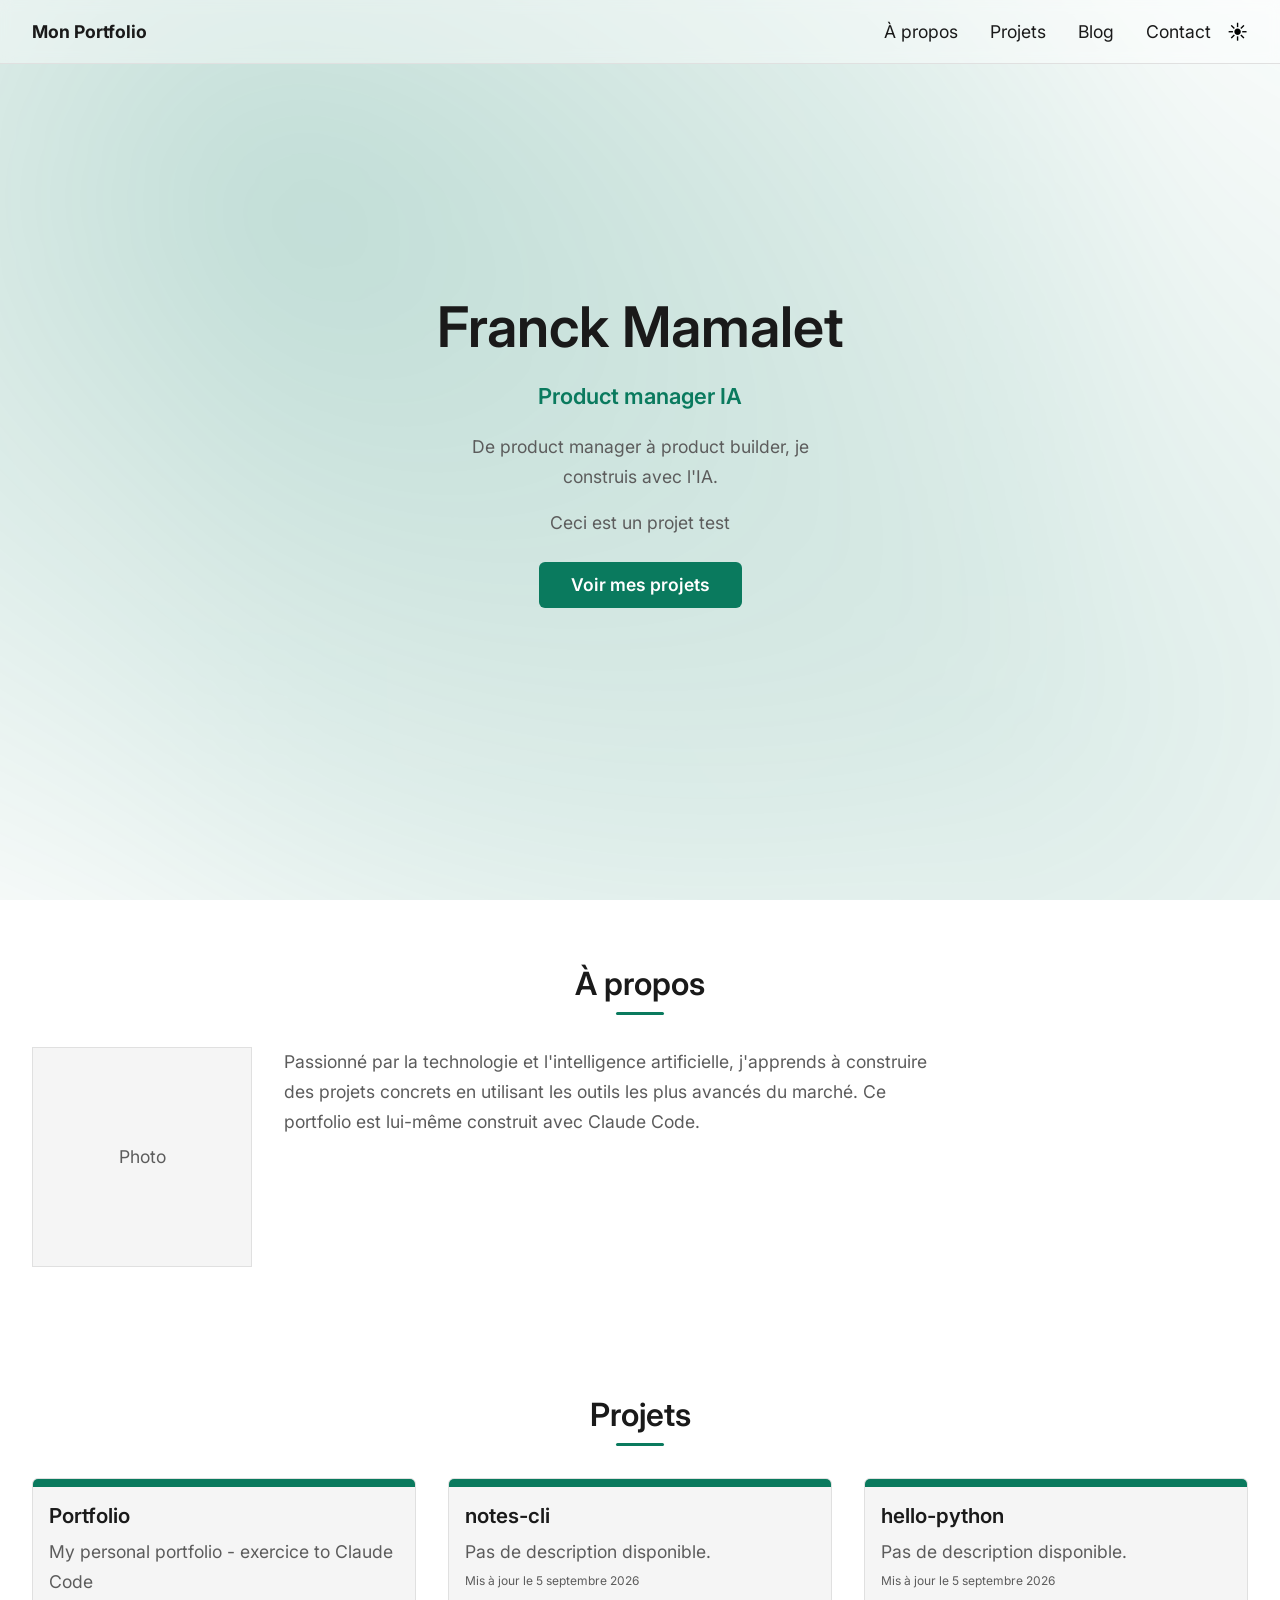
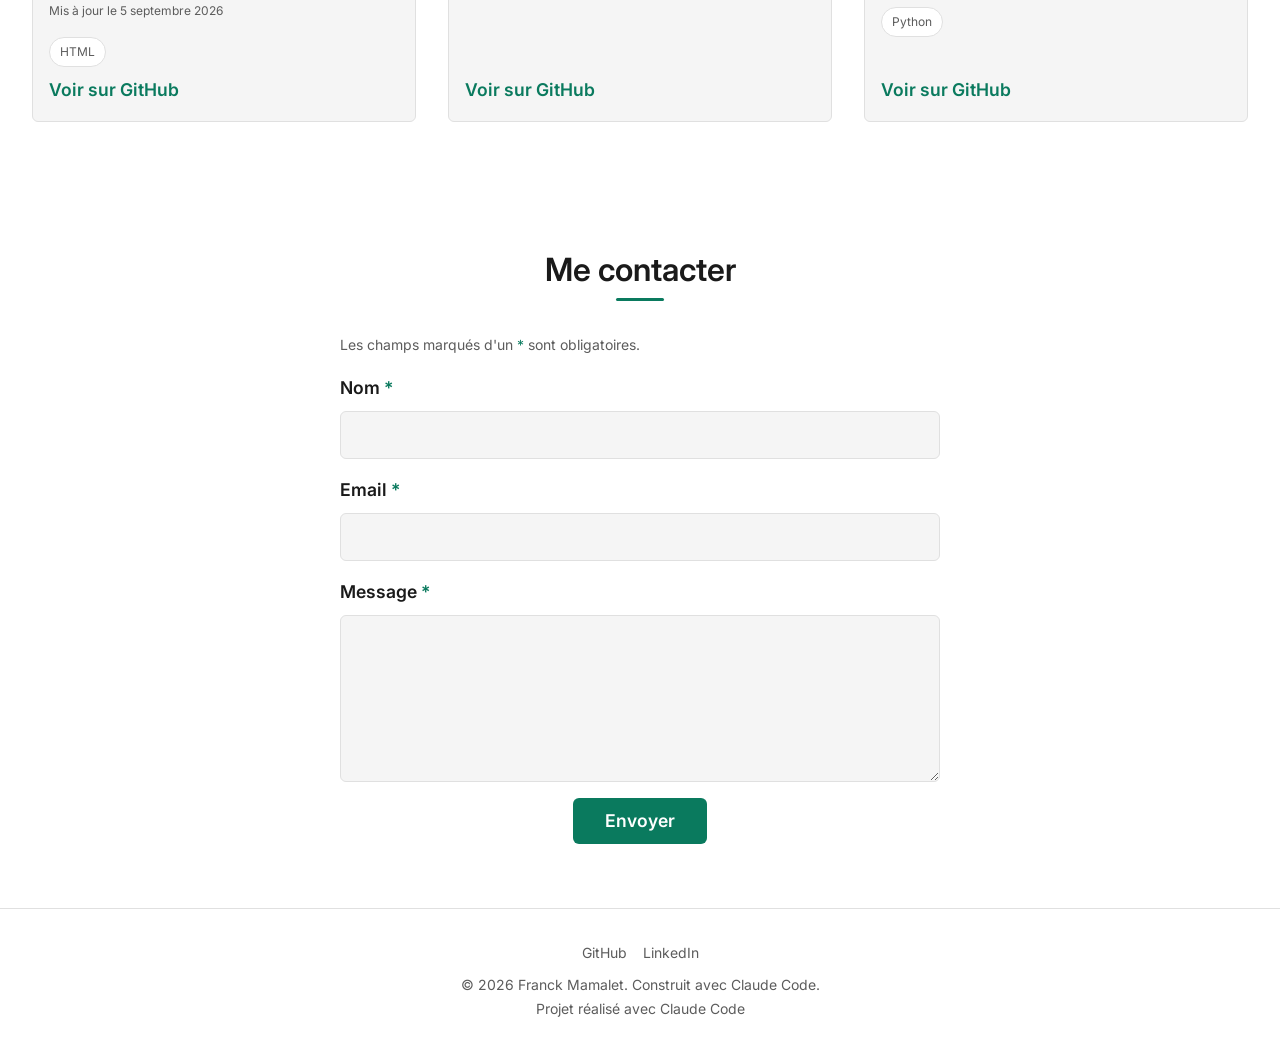
<file: index.html>
<!DOCTYPE html>
<html lang="fr">
<head>
  <meta charset="UTF-8">
  <meta name="viewport" content="width=device-width, initial-scale=1.0">
  <title>Mon Portfolio</title>
  <meta name="description" content="Portfolio professionnel — projets, compétences et contact.">
  <meta property="og:type" content="website">
  <meta property="og:title" content="Mon Portfolio">
  <meta property="og:description" content="Portfolio professionnel — projets, compétences et contact.">
  <meta name="twitter:card" content="summary">

  <!-- sync:start favicon -->
  <link rel="icon" href="data:image/svg+xml,<svg xmlns=%22http://www.w3.org/2000/svg%22 viewBox=%220 0 100 100%22><rect width=%22100%22 height=%22100%22 rx=%2220%22 fill=%22%230a0a0a%22/><text x=%2250%22 y=%2268%22 font-size=%2260%22 font-family=%22sans-serif%22 font-weight=%22700%22 fill=%22%2364ffda%22 text-anchor=%22middle%22>M</text></svg>">
  <!-- sync:end favicon -->

  <link rel="preconnect" href="https://fonts.googleapis.com">
  <link rel="preconnect" href="https://fonts.gstatic.com" crossorigin>
  <link rel="preload" as="style" href="https://fonts.googleapis.com/css2?family=Inter:wght@400;500;600;700&display=swap">
  <link href="https://fonts.googleapis.com/css2?family=Inter:wght@400;500;600;700&display=swap" rel="stylesheet" media="print" onload="this.media='all'">
  <noscript><link href="https://fonts.googleapis.com/css2?family=Inter:wght@400;500;600;700&display=swap" rel="stylesheet"></noscript>

  <!-- sync:start critical-css -->
  <style>
    /* Critical CSS: header/nav rendered avant le chargement de css/style.css */
    :root{--color-bg:#0a0a0a;--color-bg-rgb:10,10,10;--color-bg-alt:#141414;--color-text:#e0e0e0;--color-text-muted:#9a9a9a;--color-primary:#64ffda;--color-primary-rgb:100,255,218;--color-primary-hover:#8effe6;--color-primary-contrast:#0a0a0a;--color-border:#2a2a2a;--font-family-base:'Inter',system-ui,sans-serif;--font-size-base:1.1rem;--line-height-base:1.7;--spacing-sm:0.5rem;--spacing-md:1rem;--spacing-lg:2rem;--spacing-xl:4rem;--header-height:4rem}
    :root[data-theme="light"]{--color-bg:#ffffff;--color-bg-rgb:255,255,255;--color-bg-alt:#f5f5f5;--color-text:#1a1a1a;--color-text-muted:#5c5c5c;--color-primary:#0a7a5e;--color-primary-rgb:10,122,94;--color-primary-hover:#07614a;--color-primary-contrast:#ffffff;--color-border:#e0e0e0}
    *,*::before,*::after{box-sizing:border-box;margin:0;padding:0}
    html{-webkit-text-size-adjust:100%;scroll-behavior:smooth}
    a{color:inherit;text-decoration:none}
    button{font:inherit;border:none;background:none;cursor:pointer}
    body{font-family:var(--font-family-base);font-size:var(--font-size-base);line-height:var(--line-height-base);background-color:var(--color-bg);color:var(--color-text)}
    .skip-link{position:absolute;top:-100%;left:1rem;z-index:300;padding:.5rem 1rem;background-color:var(--color-primary);color:var(--color-primary-contrast);border-radius:.375rem;font-weight:600}
    .skip-link:focus{top:1rem}
    .site-header{position:fixed;top:0;left:0;right:0;z-index:100;height:var(--header-height);border-bottom:1px solid var(--color-border);transition:box-shadow .3s ease}
    .site-header::before{content:"";position:absolute;inset:0;z-index:-1;background-color:rgba(var(--color-bg-rgb),.4);backdrop-filter:blur(6px);-webkit-backdrop-filter:blur(6px)}
    .nav{height:100%;display:flex;align-items:center;justify-content:space-between;padding:0 var(--spacing-lg)}
    .nav__logo{font-weight:700;z-index:200}
    .nav__right{display:flex;align-items:center;gap:var(--spacing-md)}
    .theme-toggle{font-size:1.25rem;line-height:1;z-index:200}
  </style>
  <!-- sync:end critical-css -->

  <!-- sync:start stylesheet-link -->
  <link rel="stylesheet" href="css/style.css">
  <!-- sync:end stylesheet-link -->
</head>
<body>
  <!-- sync:start skip-link -->
  <a href="#main" class="skip-link">Aller au contenu principal</a>
  <!-- sync:end skip-link -->
  <!-- sync:start header -->
  <header class="site-header">
    <nav class="nav" aria-label="Navigation principale">
      <a href="index.html#hero" class="nav__logo">Mon Portfolio</a>
      <div class="nav__right">
        <ul class="nav__links" id="nav-links" role="list">
          <li><a href="index.html#about">À propos</a></li>
          <li><a href="index.html#projects">Projets</a></li>
          <li><a href="blog.html">Blog</a></li>
          <li><a href="index.html#contact">Contact</a></li>
        </ul>
        <button type="button" class="theme-toggle" id="theme-toggle" aria-label="Activer le mode clair">🌙</button>
        <button type="button" class="nav__toggle" aria-label="Ouvrir le menu" aria-expanded="false" aria-controls="nav-links">
          <span class="nav__toggle-bar" aria-hidden="true"></span>
          <span class="nav__toggle-bar" aria-hidden="true"></span>
          <span class="nav__toggle-bar" aria-hidden="true"></span>
        </button>
      </div>
    </nav>
  </header>
  <!-- sync:end header -->

  <main id="main">
    <section id="hero" class="hero reveal">
      <h1 class="hero__title">Franck Mamalet</h1>
      <p class="hero__role">Product manager IA</p>
      <p class="hero__tagline">De product manager à product builder, je construis avec l'IA.</p>
      <p class="hero__note">Ceci est un projet test</p>
      <a href="#projects" class="btn btn--primary hero__cta">Voir mes projets</a>
    </section>

    <section id="about" class="about reveal">
      <h2 class="section-title">À propos</h2>
      <div class="about__content">
        <!-- Replace with <img src="..." alt="Franck Mamalet" loading="lazy"> once a real photo is available -->
        <div class="about__photo">Photo</div>
        <p class="about__text">Passionné par la technologie et l'intelligence artificielle, j'apprends à construire des projets concrets en utilisant les outils les plus avancés du marché. Ce portfolio est lui-même construit avec Claude Code.</p>
      </div>
    </section>

    <section id="projects" class="projects reveal">
      <h2 class="section-title">Projets</h2>
      <div class="projects__grid" aria-live="polite">
        <p class="projects__status">Chargement des projets…</p>
      </div>
    </section>

    <section id="contact" class="contact reveal">
      <h2 class="section-title">Me contacter</h2>
      <form class="contact-form" novalidate>
        <p class="contact-form__hint">Les champs marqués d'un <span class="contact-form__required" aria-hidden="true">*</span> sont obligatoires.</p>

        <div class="contact-form__field">
          <label for="contact-name" class="contact-form__label">Nom <span class="contact-form__required" aria-hidden="true">*</span></label>
          <input type="text" id="contact-name" name="name" class="contact-form__input" required aria-required="true">
        </div>

        <div class="contact-form__field">
          <label for="contact-email" class="contact-form__label">Email <span class="contact-form__required" aria-hidden="true">*</span></label>
          <input type="email" id="contact-email" name="email" class="contact-form__input" required aria-required="true">
        </div>

        <div class="contact-form__field">
          <label for="contact-message" class="contact-form__label">Message <span class="contact-form__required" aria-hidden="true">*</span></label>
          <textarea id="contact-message" name="message" class="contact-form__input contact-form__input--textarea" rows="5" required aria-required="true"></textarea>
        </div>

        <button type="submit" class="btn btn--primary contact-form__submit">Envoyer</button>
        <p class="contact-form__status" role="status" aria-live="polite"></p>
      </form>
    </section>
  </main>

  <!-- sync:start footer -->
  <footer class="site-footer">
    <ul class="site-footer__links" role="list">
      <li><a href="https://github.com/FranckyMa" target="_blank" rel="noopener">GitHub<span class="sr-only"> (nouvel onglet)</span></a></li>
      <li><a href="https://www.linkedin.com/in/franck-mamalet/" target="_blank" rel="noopener">LinkedIn<span class="sr-only"> (nouvel onglet)</span></a></li>
    </ul>
    <p class="site-footer__text">&copy; 2026 Franck Mamalet. Construit avec Claude Code.</p>
    <p class="site-footer__text">Projet réalisé avec Claude Code</p>
  </footer>
  <!-- sync:end footer -->

  <!-- sync:start script-tag -->
  <script src="js/main.js"></script>
  <!-- sync:end script-tag -->
</body>
</html>
</file>
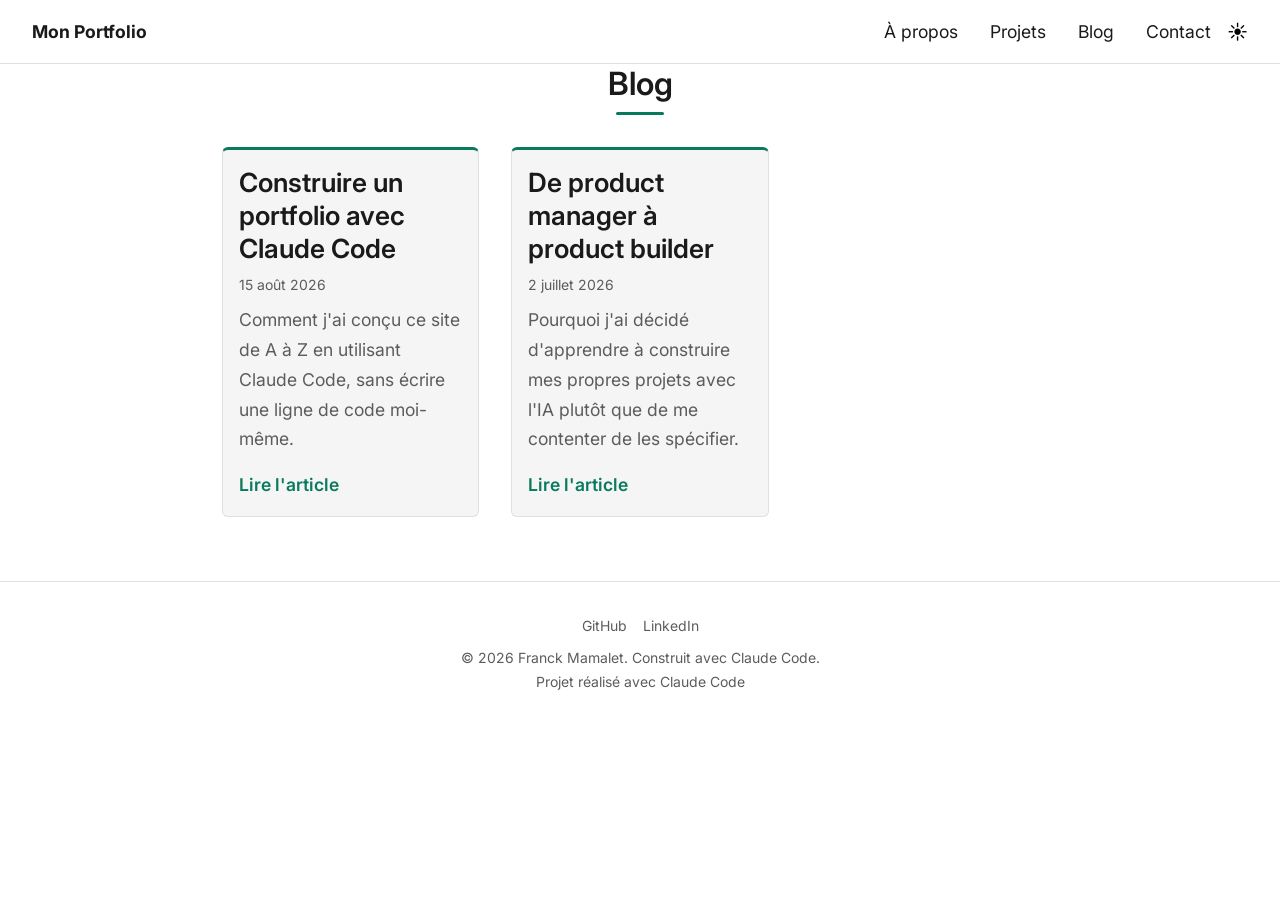
<file: blog.html>
<!DOCTYPE html>
<html lang="fr">
<head>
  <meta charset="UTF-8">
  <meta name="viewport" content="width=device-width, initial-scale=1.0">
  <title>Blog | Mon Portfolio</title>
  <meta name="description" content="Articles sur mes projets et mon parcours de product manager à product builder.">
  <meta property="og:type" content="website">
  <meta property="og:title" content="Blog | Mon Portfolio">
  <meta property="og:description" content="Articles sur mes projets et mon parcours de product manager à product builder.">
  <meta name="twitter:card" content="summary">

  <!-- sync:start favicon -->
  <link rel="icon" href="data:image/svg+xml,<svg xmlns=%22http://www.w3.org/2000/svg%22 viewBox=%220 0 100 100%22><rect width=%22100%22 height=%22100%22 rx=%2220%22 fill=%22%230a0a0a%22/><text x=%2250%22 y=%2268%22 font-size=%2260%22 font-family=%22sans-serif%22 font-weight=%22700%22 fill=%22%2364ffda%22 text-anchor=%22middle%22>M</text></svg>">
  <!-- sync:end favicon -->

  <link rel="preconnect" href="https://fonts.googleapis.com">
  <link rel="preconnect" href="https://fonts.gstatic.com" crossorigin>
  <link rel="preload" as="style" href="https://fonts.googleapis.com/css2?family=Inter:wght@400;500;600;700&display=swap">
  <link href="https://fonts.googleapis.com/css2?family=Inter:wght@400;500;600;700&display=swap" rel="stylesheet" media="print" onload="this.media='all'">
  <noscript><link href="https://fonts.googleapis.com/css2?family=Inter:wght@400;500;600;700&display=swap" rel="stylesheet"></noscript>

  <!-- sync:start critical-css -->
  <style>
    /* Critical CSS: header/nav rendered avant le chargement de css/style.css */
    :root{--color-bg:#0a0a0a;--color-bg-rgb:10,10,10;--color-bg-alt:#141414;--color-text:#e0e0e0;--color-text-muted:#9a9a9a;--color-primary:#64ffda;--color-primary-rgb:100,255,218;--color-primary-hover:#8effe6;--color-primary-contrast:#0a0a0a;--color-border:#2a2a2a;--font-family-base:'Inter',system-ui,sans-serif;--font-size-base:1.1rem;--line-height-base:1.7;--spacing-sm:0.5rem;--spacing-md:1rem;--spacing-lg:2rem;--spacing-xl:4rem;--header-height:4rem}
    :root[data-theme="light"]{--color-bg:#ffffff;--color-bg-rgb:255,255,255;--color-bg-alt:#f5f5f5;--color-text:#1a1a1a;--color-text-muted:#5c5c5c;--color-primary:#0a7a5e;--color-primary-rgb:10,122,94;--color-primary-hover:#07614a;--color-primary-contrast:#ffffff;--color-border:#e0e0e0}
    *,*::before,*::after{box-sizing:border-box;margin:0;padding:0}
    html{-webkit-text-size-adjust:100%;scroll-behavior:smooth}
    a{color:inherit;text-decoration:none}
    button{font:inherit;border:none;background:none;cursor:pointer}
    body{font-family:var(--font-family-base);font-size:var(--font-size-base);line-height:var(--line-height-base);background-color:var(--color-bg);color:var(--color-text)}
    .skip-link{position:absolute;top:-100%;left:1rem;z-index:300;padding:.5rem 1rem;background-color:var(--color-primary);color:var(--color-primary-contrast);border-radius:.375rem;font-weight:600}
    .skip-link:focus{top:1rem}
    .site-header{position:fixed;top:0;left:0;right:0;z-index:100;height:var(--header-height);border-bottom:1px solid var(--color-border);transition:box-shadow .3s ease}
    .site-header::before{content:"";position:absolute;inset:0;z-index:-1;background-color:rgba(var(--color-bg-rgb),.4);backdrop-filter:blur(6px);-webkit-backdrop-filter:blur(6px)}
    .nav{height:100%;display:flex;align-items:center;justify-content:space-between;padding:0 var(--spacing-lg)}
    .nav__logo{font-weight:700;z-index:200}
    .nav__right{display:flex;align-items:center;gap:var(--spacing-md)}
    .theme-toggle{font-size:1.25rem;line-height:1;z-index:200}
  </style>
  <!-- sync:end critical-css -->

  <!-- sync:start stylesheet-link -->
  <link rel="stylesheet" href="css/style.css">
  <!-- sync:end stylesheet-link -->
</head>
<body>
  <!-- sync:start skip-link -->
  <a href="#main" class="skip-link">Aller au contenu principal</a>
  <!-- sync:end skip-link -->
  <!-- sync:start header -->
  <header class="site-header">
    <nav class="nav" aria-label="Navigation principale">
      <a href="index.html#hero" class="nav__logo">Mon Portfolio</a>
      <div class="nav__right">
        <ul class="nav__links" id="nav-links" role="list">
          <li><a href="index.html#about">À propos</a></li>
          <li><a href="index.html#projects">Projets</a></li>
          <li><a href="blog.html">Blog</a></li>
          <li><a href="index.html#contact">Contact</a></li>
        </ul>
        <button type="button" class="theme-toggle" id="theme-toggle" aria-label="Activer le mode clair">🌙</button>
        <button type="button" class="nav__toggle" aria-label="Ouvrir le menu" aria-expanded="false" aria-controls="nav-links">
          <span class="nav__toggle-bar" aria-hidden="true"></span>
          <span class="nav__toggle-bar" aria-hidden="true"></span>
          <span class="nav__toggle-bar" aria-hidden="true"></span>
        </button>
      </div>
    </nav>
  </header>
  <!-- sync:end header -->

  <main id="main">
    <section id="blog" class="blog-section reveal">
      <h1 class="section-title">Blog</h1>
      <div class="blog-card-grid">
        <article class="blog-card">
          <h2 class="blog-card__title">Construire un portfolio avec Claude Code</h2>
          <p class="blog-card__date"><time datetime="2026-08-15">15 août 2026</time></p>
          <p class="blog-card__excerpt">Comment j'ai conçu ce site de A à Z en utilisant Claude Code, sans écrire une ligne de code moi-même.</p>
          <a href="blog/construire-un-portfolio-avec-claude-code.html" class="blog-card__link" aria-label="Lire l'article : Construire un portfolio avec Claude Code">Lire l'article</a>
        </article>

        <article class="blog-card">
          <h2 class="blog-card__title">De product manager à product builder</h2>
          <p class="blog-card__date"><time datetime="2026-07-02">2 juillet 2026</time></p>
          <p class="blog-card__excerpt">Pourquoi j'ai décidé d'apprendre à construire mes propres projets avec l'IA plutôt que de me contenter de les spécifier.</p>
          <a href="blog/de-product-manager-a-product-builder.html" class="blog-card__link" aria-label="Lire l'article : De product manager à product builder">Lire l'article</a>
        </article>
      </div>
    </section>
  </main>

  <!-- sync:start footer -->
  <footer class="site-footer">
    <ul class="site-footer__links" role="list">
      <li><a href="https://github.com/FranckyMa" target="_blank" rel="noopener">GitHub<span class="sr-only"> (nouvel onglet)</span></a></li>
      <li><a href="https://www.linkedin.com/in/franck-mamalet/" target="_blank" rel="noopener">LinkedIn<span class="sr-only"> (nouvel onglet)</span></a></li>
    </ul>
    <p class="site-footer__text">&copy; 2026 Franck Mamalet. Construit avec Claude Code.</p>
    <p class="site-footer__text">Projet réalisé avec Claude Code</p>
  </footer>
  <!-- sync:end footer -->

  <!-- sync:start script-tag -->
  <script src="js/main.js"></script>
  <!-- sync:end script-tag -->
</body>
</html>
</file>
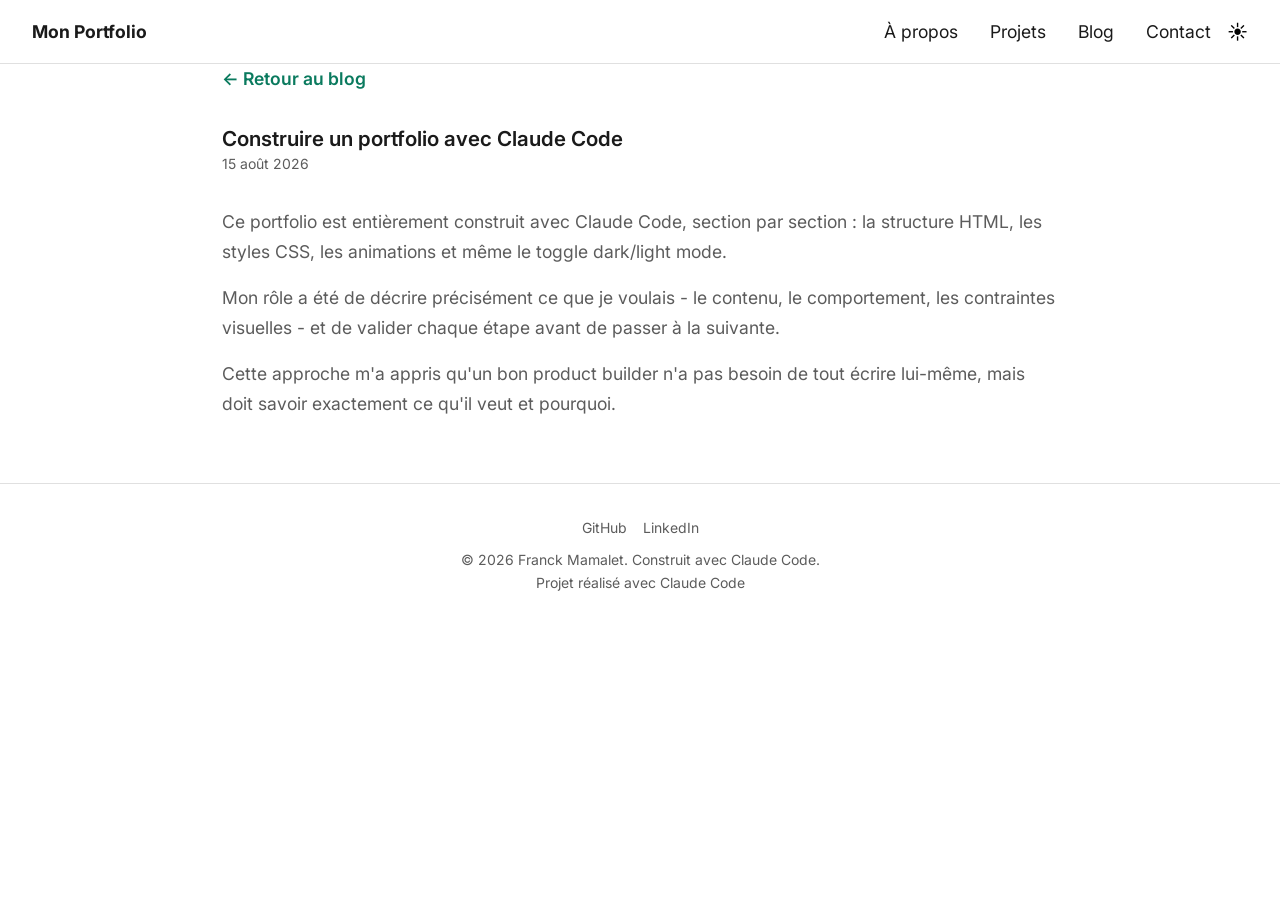
<file: blog/construire-un-portfolio-avec-claude-code.html>
<!DOCTYPE html>
<html lang="fr">
<head>
  <meta charset="UTF-8">
  <meta name="viewport" content="width=device-width, initial-scale=1.0">
  <title>Construire un portfolio avec Claude Code | Mon Portfolio</title>
  <meta name="description" content="Comment j'ai conçu ce site de A à Z en utilisant Claude Code, sans écrire une ligne de code moi-même.">
  <meta property="og:type" content="article">
  <meta property="og:title" content="Construire un portfolio avec Claude Code | Mon Portfolio">
  <meta property="og:description" content="Comment j'ai conçu ce site de A à Z en utilisant Claude Code, sans écrire une ligne de code moi-même.">
  <meta name="twitter:card" content="summary">

  <!-- sync:start favicon -->
  <link rel="icon" href="data:image/svg+xml,<svg xmlns=%22http://www.w3.org/2000/svg%22 viewBox=%220 0 100 100%22><rect width=%22100%22 height=%22100%22 rx=%2220%22 fill=%22%230a0a0a%22/><text x=%2250%22 y=%2268%22 font-size=%2260%22 font-family=%22sans-serif%22 font-weight=%22700%22 fill=%22%2364ffda%22 text-anchor=%22middle%22>M</text></svg>">
  <!-- sync:end favicon -->

  <link rel="preconnect" href="https://fonts.googleapis.com">
  <link rel="preconnect" href="https://fonts.gstatic.com" crossorigin>
  <link rel="preload" as="style" href="https://fonts.googleapis.com/css2?family=Inter:wght@400;500;600;700&display=swap">
  <link href="https://fonts.googleapis.com/css2?family=Inter:wght@400;500;600;700&display=swap" rel="stylesheet" media="print" onload="this.media='all'">
  <noscript><link href="https://fonts.googleapis.com/css2?family=Inter:wght@400;500;600;700&display=swap" rel="stylesheet"></noscript>

  <!-- sync:start critical-css -->
  <style>
    /* Critical CSS: header/nav rendered avant le chargement de css/style.css */
    :root{--color-bg:#0a0a0a;--color-bg-rgb:10,10,10;--color-bg-alt:#141414;--color-text:#e0e0e0;--color-text-muted:#9a9a9a;--color-primary:#64ffda;--color-primary-rgb:100,255,218;--color-primary-hover:#8effe6;--color-primary-contrast:#0a0a0a;--color-border:#2a2a2a;--font-family-base:'Inter',system-ui,sans-serif;--font-size-base:1.1rem;--line-height-base:1.7;--spacing-sm:0.5rem;--spacing-md:1rem;--spacing-lg:2rem;--spacing-xl:4rem;--header-height:4rem}
    :root[data-theme="light"]{--color-bg:#ffffff;--color-bg-rgb:255,255,255;--color-bg-alt:#f5f5f5;--color-text:#1a1a1a;--color-text-muted:#5c5c5c;--color-primary:#0a7a5e;--color-primary-rgb:10,122,94;--color-primary-hover:#07614a;--color-primary-contrast:#ffffff;--color-border:#e0e0e0}
    *,*::before,*::after{box-sizing:border-box;margin:0;padding:0}
    html{-webkit-text-size-adjust:100%;scroll-behavior:smooth}
    a{color:inherit;text-decoration:none}
    button{font:inherit;border:none;background:none;cursor:pointer}
    body{font-family:var(--font-family-base);font-size:var(--font-size-base);line-height:var(--line-height-base);background-color:var(--color-bg);color:var(--color-text)}
    .skip-link{position:absolute;top:-100%;left:1rem;z-index:300;padding:.5rem 1rem;background-color:var(--color-primary);color:var(--color-primary-contrast);border-radius:.375rem;font-weight:600}
    .skip-link:focus{top:1rem}
    .site-header{position:fixed;top:0;left:0;right:0;z-index:100;height:var(--header-height);border-bottom:1px solid var(--color-border);transition:box-shadow .3s ease}
    .site-header::before{content:"";position:absolute;inset:0;z-index:-1;background-color:rgba(var(--color-bg-rgb),.4);backdrop-filter:blur(6px);-webkit-backdrop-filter:blur(6px)}
    .nav{height:100%;display:flex;align-items:center;justify-content:space-between;padding:0 var(--spacing-lg)}
    .nav__logo{font-weight:700;z-index:200}
    .nav__right{display:flex;align-items:center;gap:var(--spacing-md)}
    .theme-toggle{font-size:1.25rem;line-height:1;z-index:200}
  </style>
  <!-- sync:end critical-css -->

  <!-- sync:start stylesheet-link -->
  <link rel="stylesheet" href="../css/style.css">
  <!-- sync:end stylesheet-link -->
</head>
<body>
  <!-- sync:start skip-link -->
  <a href="#main" class="skip-link">Aller au contenu principal</a>
  <!-- sync:end skip-link -->
  <!-- sync:start header -->
  <header class="site-header">
    <nav class="nav" aria-label="Navigation principale">
      <a href="../index.html#hero" class="nav__logo">Mon Portfolio</a>
      <div class="nav__right">
        <ul class="nav__links" id="nav-links" role="list">
          <li><a href="../index.html#about">À propos</a></li>
          <li><a href="../index.html#projects">Projets</a></li>
          <li><a href="../blog.html">Blog</a></li>
          <li><a href="../index.html#contact">Contact</a></li>
        </ul>
        <button type="button" class="theme-toggle" id="theme-toggle" aria-label="Activer le mode clair">🌙</button>
        <button type="button" class="nav__toggle" aria-label="Ouvrir le menu" aria-expanded="false" aria-controls="nav-links">
          <span class="nav__toggle-bar" aria-hidden="true"></span>
          <span class="nav__toggle-bar" aria-hidden="true"></span>
          <span class="nav__toggle-bar" aria-hidden="true"></span>
        </button>
      </div>
    </nav>
  </header>
  <!-- sync:end header -->

  <main id="main">
    <section class="blog-section">
      <article class="blog-post">
        <a href="../blog.html" class="blog-post__back">&larr; Retour au blog</a>
        <h1 class="blog-post__title">Construire un portfolio avec Claude Code</h1>
        <p class="blog-post__date"><time datetime="2026-08-15">15 août 2026</time></p>
        <div class="blog-post__body">
          <p>Ce portfolio est entièrement construit avec Claude Code, section par section : la structure HTML, les styles CSS, les animations et même le toggle dark/light mode.</p>
          <p>Mon rôle a été de décrire précisément ce que je voulais - le contenu, le comportement, les contraintes visuelles - et de valider chaque étape avant de passer à la suivante.</p>
          <p>Cette approche m'a appris qu'un bon product builder n'a pas besoin de tout écrire lui-même, mais doit savoir exactement ce qu'il veut et pourquoi.</p>
        </div>
      </article>
    </section>
  </main>

  <!-- sync:start footer -->
  <footer class="site-footer">
    <ul class="site-footer__links" role="list">
      <li><a href="https://github.com/FranckyMa" target="_blank" rel="noopener">GitHub<span class="sr-only"> (nouvel onglet)</span></a></li>
      <li><a href="https://www.linkedin.com/in/franck-mamalet/" target="_blank" rel="noopener">LinkedIn<span class="sr-only"> (nouvel onglet)</span></a></li>
    </ul>
    <p class="site-footer__text">&copy; 2026 Franck Mamalet. Construit avec Claude Code.</p>
    <p class="site-footer__text">Projet réalisé avec Claude Code</p>
  </footer>
  <!-- sync:end footer -->

  <!-- sync:start script-tag -->
  <script src="../js/main.js"></script>
  <!-- sync:end script-tag -->
</body>
</html>
</file>
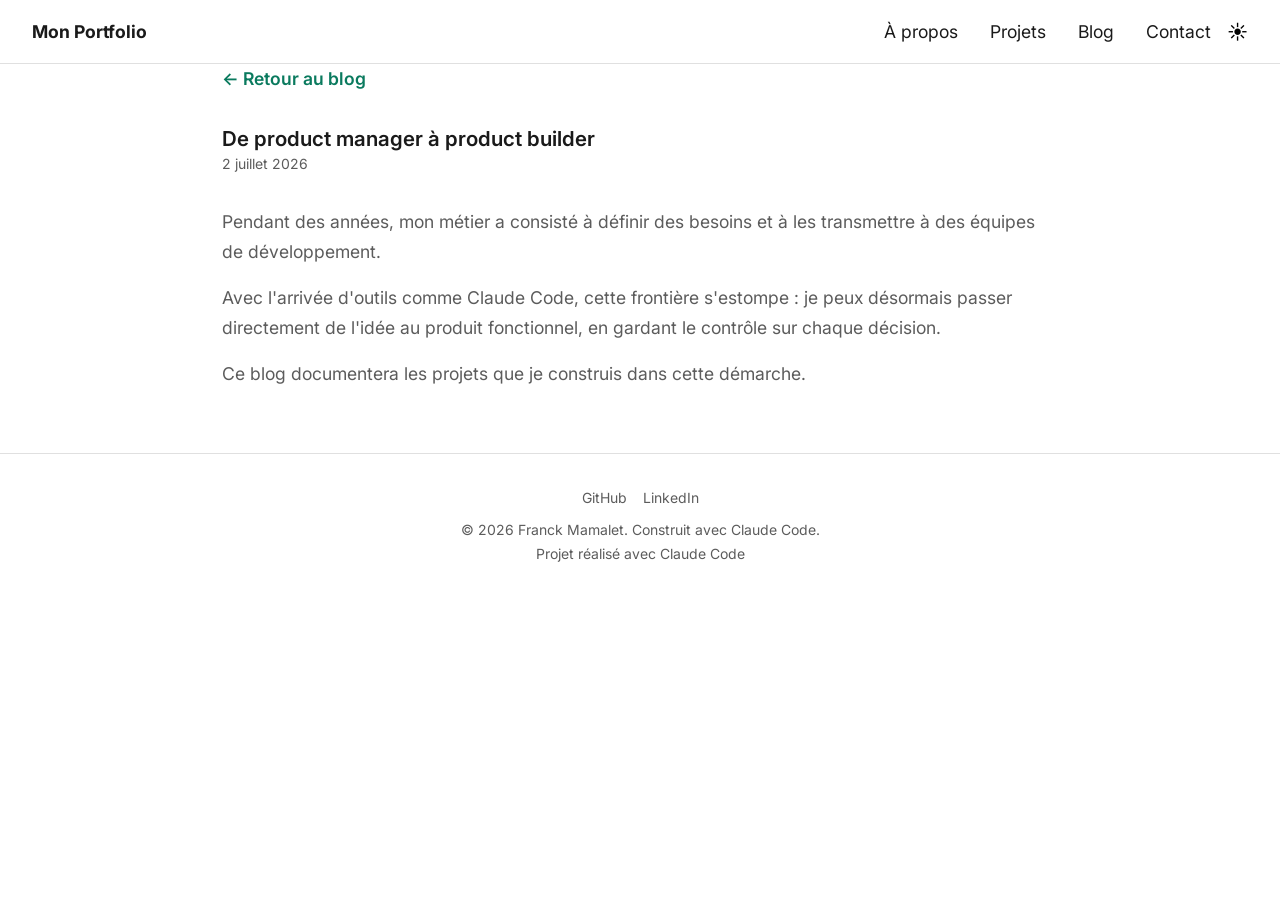
<file: blog/de-product-manager-a-product-builder.html>
<!DOCTYPE html>
<html lang="fr">
<head>
  <meta charset="UTF-8">
  <meta name="viewport" content="width=device-width, initial-scale=1.0">
  <title>De product manager à product builder | Mon Portfolio</title>
  <meta name="description" content="Pourquoi j'ai décidé d'apprendre à construire mes propres projets avec l'IA plutôt que de me contenter de les spécifier.">
  <meta property="og:type" content="article">
  <meta property="og:title" content="De product manager à product builder | Mon Portfolio">
  <meta property="og:description" content="Pourquoi j'ai décidé d'apprendre à construire mes propres projets avec l'IA plutôt que de me contenter de les spécifier.">
  <meta name="twitter:card" content="summary">

  <!-- sync:start favicon -->
  <link rel="icon" href="data:image/svg+xml,<svg xmlns=%22http://www.w3.org/2000/svg%22 viewBox=%220 0 100 100%22><rect width=%22100%22 height=%22100%22 rx=%2220%22 fill=%22%230a0a0a%22/><text x=%2250%22 y=%2268%22 font-size=%2260%22 font-family=%22sans-serif%22 font-weight=%22700%22 fill=%22%2364ffda%22 text-anchor=%22middle%22>M</text></svg>">
  <!-- sync:end favicon -->

  <link rel="preconnect" href="https://fonts.googleapis.com">
  <link rel="preconnect" href="https://fonts.gstatic.com" crossorigin>
  <link rel="preload" as="style" href="https://fonts.googleapis.com/css2?family=Inter:wght@400;500;600;700&display=swap">
  <link href="https://fonts.googleapis.com/css2?family=Inter:wght@400;500;600;700&display=swap" rel="stylesheet" media="print" onload="this.media='all'">
  <noscript><link href="https://fonts.googleapis.com/css2?family=Inter:wght@400;500;600;700&display=swap" rel="stylesheet"></noscript>

  <!-- sync:start critical-css -->
  <style>
    /* Critical CSS: header/nav rendered avant le chargement de css/style.css */
    :root{--color-bg:#0a0a0a;--color-bg-rgb:10,10,10;--color-bg-alt:#141414;--color-text:#e0e0e0;--color-text-muted:#9a9a9a;--color-primary:#64ffda;--color-primary-rgb:100,255,218;--color-primary-hover:#8effe6;--color-primary-contrast:#0a0a0a;--color-border:#2a2a2a;--font-family-base:'Inter',system-ui,sans-serif;--font-size-base:1.1rem;--line-height-base:1.7;--spacing-sm:0.5rem;--spacing-md:1rem;--spacing-lg:2rem;--spacing-xl:4rem;--header-height:4rem}
    :root[data-theme="light"]{--color-bg:#ffffff;--color-bg-rgb:255,255,255;--color-bg-alt:#f5f5f5;--color-text:#1a1a1a;--color-text-muted:#5c5c5c;--color-primary:#0a7a5e;--color-primary-rgb:10,122,94;--color-primary-hover:#07614a;--color-primary-contrast:#ffffff;--color-border:#e0e0e0}
    *,*::before,*::after{box-sizing:border-box;margin:0;padding:0}
    html{-webkit-text-size-adjust:100%;scroll-behavior:smooth}
    a{color:inherit;text-decoration:none}
    button{font:inherit;border:none;background:none;cursor:pointer}
    body{font-family:var(--font-family-base);font-size:var(--font-size-base);line-height:var(--line-height-base);background-color:var(--color-bg);color:var(--color-text)}
    .skip-link{position:absolute;top:-100%;left:1rem;z-index:300;padding:.5rem 1rem;background-color:var(--color-primary);color:var(--color-primary-contrast);border-radius:.375rem;font-weight:600}
    .skip-link:focus{top:1rem}
    .site-header{position:fixed;top:0;left:0;right:0;z-index:100;height:var(--header-height);border-bottom:1px solid var(--color-border);transition:box-shadow .3s ease}
    .site-header::before{content:"";position:absolute;inset:0;z-index:-1;background-color:rgba(var(--color-bg-rgb),.4);backdrop-filter:blur(6px);-webkit-backdrop-filter:blur(6px)}
    .nav{height:100%;display:flex;align-items:center;justify-content:space-between;padding:0 var(--spacing-lg)}
    .nav__logo{font-weight:700;z-index:200}
    .nav__right{display:flex;align-items:center;gap:var(--spacing-md)}
    .theme-toggle{font-size:1.25rem;line-height:1;z-index:200}
  </style>
  <!-- sync:end critical-css -->

  <!-- sync:start stylesheet-link -->
  <link rel="stylesheet" href="../css/style.css">
  <!-- sync:end stylesheet-link -->
</head>
<body>
  <!-- sync:start skip-link -->
  <a href="#main" class="skip-link">Aller au contenu principal</a>
  <!-- sync:end skip-link -->
  <!-- sync:start header -->
  <header class="site-header">
    <nav class="nav" aria-label="Navigation principale">
      <a href="../index.html#hero" class="nav__logo">Mon Portfolio</a>
      <div class="nav__right">
        <ul class="nav__links" id="nav-links" role="list">
          <li><a href="../index.html#about">À propos</a></li>
          <li><a href="../index.html#projects">Projets</a></li>
          <li><a href="../blog.html">Blog</a></li>
          <li><a href="../index.html#contact">Contact</a></li>
        </ul>
        <button type="button" class="theme-toggle" id="theme-toggle" aria-label="Activer le mode clair">🌙</button>
        <button type="button" class="nav__toggle" aria-label="Ouvrir le menu" aria-expanded="false" aria-controls="nav-links">
          <span class="nav__toggle-bar" aria-hidden="true"></span>
          <span class="nav__toggle-bar" aria-hidden="true"></span>
          <span class="nav__toggle-bar" aria-hidden="true"></span>
        </button>
      </div>
    </nav>
  </header>
  <!-- sync:end header -->

  <main id="main">
    <section class="blog-section">
      <article class="blog-post">
        <a href="../blog.html" class="blog-post__back">&larr; Retour au blog</a>
        <h1 class="blog-post__title">De product manager à product builder</h1>
        <p class="blog-post__date"><time datetime="2026-07-02">2 juillet 2026</time></p>
        <div class="blog-post__body">
          <p>Pendant des années, mon métier a consisté à définir des besoins et à les transmettre à des équipes de développement.</p>
          <p>Avec l'arrivée d'outils comme Claude Code, cette frontière s'estompe : je peux désormais passer directement de l'idée au produit fonctionnel, en gardant le contrôle sur chaque décision.</p>
          <p>Ce blog documentera les projets que je construis dans cette démarche.</p>
        </div>
      </article>
    </section>
  </main>

  <!-- sync:start footer -->
  <footer class="site-footer">
    <ul class="site-footer__links" role="list">
      <li><a href="https://github.com/FranckyMa" target="_blank" rel="noopener">GitHub<span class="sr-only"> (nouvel onglet)</span></a></li>
      <li><a href="https://www.linkedin.com/in/franck-mamalet/" target="_blank" rel="noopener">LinkedIn<span class="sr-only"> (nouvel onglet)</span></a></li>
    </ul>
    <p class="site-footer__text">&copy; 2026 Franck Mamalet. Construit avec Claude Code.</p>
    <p class="site-footer__text">Projet réalisé avec Claude Code</p>
  </footer>
  <!-- sync:end footer -->

  <!-- sync:start script-tag -->
  <script src="../js/main.js"></script>
  <!-- sync:end script-tag -->
</body>
</html>
</file>
<file: css/style.css>
/* ===== CSS Reset ===== */
*,
*::before,
*::after {
  box-sizing: border-box;
  margin: 0;
  padding: 0;
}

html {
  -webkit-text-size-adjust: 100%;
  scroll-behavior: smooth;
}

img,
picture,
svg {
  display: block;
  max-width: 100%;
}

ul {
  list-style: none;
}

a {
  color: inherit;
  text-decoration: none;
}

button {
  font: inherit;
  border: none;
  background: none;
  cursor: pointer;
}

/* Visually hidden but readable by screen readers */
.sr-only {
  position: absolute;
  width: 1px;
  height: 1px;
  padding: 0;
  margin: -1px;
  overflow: hidden;
  clip: rect(0, 0, 0, 0);
  white-space: nowrap;
  border: 0;
}

/* ===== CSS Variables ===== */
:root {
  /* Colors (dark mode - default) */
  --color-bg: #0a0a0a;
  --color-bg-rgb: 10, 10, 10;
  --color-bg-alt: #141414;
  --color-text: #e0e0e0;
  --color-text-muted: #9a9a9a;
  --color-primary: #64ffda;
  --color-primary-rgb: 100, 255, 218;
  --color-primary-hover: #8effe6;
  --color-primary-contrast: #0a0a0a;
  --color-border: #2a2a2a;

  /* Typography */
  --font-family-base: 'Inter', system-ui, sans-serif;
  --font-size-base: 1.1rem;
  --line-height-base: 1.7;

  /* Spacing */
  --spacing-sm: 0.5rem;
  --spacing-md: 1rem;
  --spacing-lg: 2rem;
  --spacing-xl: 4rem;

  /* Layout */
  --header-height: 4rem;
}

:root[data-theme="light"] {
  --color-bg: #ffffff;
  --color-bg-rgb: 255, 255, 255;
  --color-bg-alt: #f5f5f5;
  --color-text: #1a1a1a;
  --color-text-muted: #5c5c5c;
  --color-primary: #0a7a5e;
  --color-primary-rgb: 10, 122, 94;
  --color-primary-hover: #07614a;
  --color-primary-contrast: #ffffff;
  --color-border: #e0e0e0;
}

/* ===== Base ===== */
body {
  font-family: var(--font-family-base);
  font-size: var(--font-size-base);
  line-height: var(--line-height-base);
  background-color: var(--color-bg);
  color: var(--color-text);
}

*,
*::before,
*::after {
  transition: background-color 0.3s ease, color 0.3s ease, border-color 0.3s ease;
}

h1,
h2,
h3 {
  font-weight: 600;
  line-height: 1.25;
}

p {
  color: var(--color-text-muted);
}

/* ===== Skip link ===== */
.skip-link {
  position: absolute;
  top: -100%;
  left: var(--spacing-md);
  z-index: 300;
  padding: var(--spacing-sm) var(--spacing-md);
  background-color: var(--color-primary);
  color: var(--color-primary-contrast);
  border-radius: 0.375rem;
  font-weight: 600;
  transition: top 0.2s ease;
}

.skip-link:focus {
  top: var(--spacing-md);
}

/* ===== Header & Nav ===== */
.site-header {
  position: fixed;
  top: 0;
  left: 0;
  right: 0;
  z-index: 100;
  height: var(--header-height);
  border-bottom: 1px solid var(--color-border);
  transition: box-shadow 0.3s ease;
}

.site-header::before {
  content: "";
  position: absolute;
  inset: 0;
  z-index: -1;
  background-color: rgba(var(--color-bg-rgb), 0.4);
  backdrop-filter: blur(6px);
  -webkit-backdrop-filter: blur(6px);
  transition: background-color 0.3s ease, backdrop-filter 0.3s ease;
}

.site-header--scrolled {
  box-shadow: 0 4px 20px rgba(0, 0, 0, 0.3);
}

.site-header--scrolled::before {
  background-color: rgba(var(--color-bg-rgb), 0.85);
  backdrop-filter: blur(12px);
  -webkit-backdrop-filter: blur(12px);
}

.nav {
  height: 100%;
  display: flex;
  align-items: center;
  justify-content: space-between;
  padding: 0 var(--spacing-lg);
}

.nav__logo {
  font-weight: 700;
  z-index: 200;
}

.nav__right {
  display: flex;
  align-items: center;
  gap: var(--spacing-md);
}

.theme-toggle {
  font-size: 1.25rem;
  line-height: 1;
  z-index: 200;
}

.nav__toggle {
  display: flex;
  flex-direction: column;
  justify-content: center;
  gap: 5px;
  width: 24px;
  height: 24px;
  z-index: 200;
}

.nav__toggle-bar {
  width: 100%;
  height: 2px;
  background-color: var(--color-text);
  transition: transform 0.2s ease, opacity 0.2s ease, background-color 0.3s ease;
}

.nav__toggle--active .nav__toggle-bar:nth-child(1) {
  transform: translateY(7px) rotate(45deg);
}

.nav__toggle--active .nav__toggle-bar:nth-child(2) {
  opacity: 0;
}

.nav__toggle--active .nav__toggle-bar:nth-child(3) {
  transform: translateY(-7px) rotate(-45deg);
}

.nav__links {
  position: fixed;
  inset: 0;
  display: flex;
  flex-direction: column;
  align-items: center;
  justify-content: center;
  gap: var(--spacing-lg);
  background-color: var(--color-bg);
  font-size: 1.5rem;
  transform: translateX(100%);
  transition: transform 0.3s ease;
  z-index: 150;
}

.nav__links--open {
  transform: translateX(0);
}

/* ===== Hero ===== */
.hero {
  position: relative;
  overflow: hidden;
  min-height: 100vh;
  display: flex;
  flex-direction: column;
  align-items: center;
  justify-content: center;
  gap: var(--spacing-md);
  padding: var(--spacing-lg);
  text-align: center;
}

.hero::before {
  content: "";
  position: absolute;
  inset: -20%;
  z-index: -1;
  background:
    radial-gradient(circle at 30% 30%, rgba(var(--color-primary-rgb), 0.25), transparent 60%),
    radial-gradient(circle at 70% 70%, rgba(var(--color-primary-rgb), 0.15), transparent 60%);
  filter: blur(60px);
  transition: background 0.3s ease;
  animation: hero-glow 12s ease-in-out infinite alternate;
}

@keyframes hero-glow {
  from {
    transform: translate(0, 0) scale(1);
  }
  to {
    transform: translate(5%, -5%) scale(1.1);
  }
}

@media (prefers-reduced-motion: reduce) {
  .hero::before {
    animation: none;
  }
}

.hero__title {
  font-size: clamp(2rem, 1rem + 5vw, 3.5rem);
}

.hero__role {
  font-size: 1.125rem;
  color: var(--color-primary);
  font-weight: 600;
}

.hero__tagline {
  max-width: 32ch;
}

.hero__cta {
  margin-top: var(--spacing-sm);
}

/* ===== Sections ===== */
.section-title {
  font-size: clamp(1.5rem, 1rem + 3vw, 2rem);
  text-align: center;
}

.section-title::after {
  content: "";
  display: block;
  width: 48px;
  height: 3px;
  margin: var(--spacing-sm) auto 0;
  background-color: var(--color-primary);
  border-radius: 999px;
}

#about,
#projects,
#contact {
  scroll-margin-top: var(--header-height);
}

/* ===== About ===== */
.about {
  padding: var(--spacing-xl) var(--spacing-lg);
}

.about__content {
  display: flex;
  flex-direction: column;
  align-items: center;
  gap: var(--spacing-lg);
  margin-top: var(--spacing-lg);
}

.about__photo {
  display: flex;
  align-items: center;
  justify-content: center;
  width: 100%;
  max-width: 220px;
  aspect-ratio: 1 / 1;
  border: 1px solid var(--color-border);
  background-color: var(--color-bg-alt);
  color: var(--color-text-muted);
  flex-shrink: 0;
}

.about__text {
  max-width: 60ch;
}

/* ===== Projects ===== */
.projects {
  padding: var(--spacing-xl) var(--spacing-lg);
}

.projects__grid {
  display: grid;
  grid-template-columns: 1fr;
  gap: var(--spacing-lg);
  margin-top: var(--spacing-lg);
}

.projects__status {
  color: var(--color-text-muted);
  text-align: center;
  grid-column: 1 / -1;
}

.project-card {
  display: flex;
  flex-direction: column;
  background-color: var(--color-bg-alt);
  border: 1px solid var(--color-border);
  border-radius: 0.375rem;
  overflow: hidden;
  transition: transform 0.3s ease, box-shadow 0.3s ease, background-color 0.3s ease, border-color 0.3s ease;
}

.project-card:hover {
  transform: translateY(-4px);
  box-shadow: 0 12px 24px rgba(0, 0, 0, 0.4);
}

.project-card__banner {
  height: 0.5rem;
  background-color: var(--color-primary);
}

.project-card__title {
  margin: var(--spacing-md) var(--spacing-md) 0;
}

.project-card__description {
  margin: var(--spacing-sm) var(--spacing-md) 0;
}

.project-card__date {
  margin: 0.25rem var(--spacing-md) 0;
  color: var(--color-text-muted);
  font-size: 0.75rem;
}

.project-card__tags {
  display: flex;
  flex-wrap: wrap;
  gap: var(--spacing-sm);
  margin: var(--spacing-md) var(--spacing-md) 0;
}

.project-card__tag {
  font-size: 0.75rem;
  padding: 0.25rem 0.625rem;
  border-radius: 999px;
  background-color: var(--color-bg);
  border: 1px solid var(--color-border);
  color: var(--color-text-muted);
}

.project-card__link {
  margin: var(--spacing-md);
  margin-top: auto;
  padding-top: var(--spacing-sm);
  color: var(--color-primary);
  font-weight: 600;
}

.project-card__link:hover {
  color: var(--color-primary-hover);
}

/* ===== Contact ===== */
.contact {
  padding: var(--spacing-xl) var(--spacing-lg);
}

.contact-form {
  display: flex;
  flex-direction: column;
  gap: var(--spacing-md);
  max-width: 600px;
  margin: var(--spacing-lg) auto 0;
}

.contact-form__field {
  display: flex;
  flex-direction: column;
  gap: var(--spacing-sm);
}

.contact-form__label {
  font-weight: 600;
}

.contact-form__required {
  color: var(--color-primary);
}

.contact-form__hint {
  color: var(--color-text-muted);
  font-size: 0.875rem;
}

.contact-form__input {
  padding: var(--spacing-sm) var(--spacing-md);
  border-radius: 0.375rem;
  border: 1px solid var(--color-border);
  background-color: var(--color-bg-alt);
  color: var(--color-text);
  font: inherit;
}

.contact-form__input:focus {
  outline: none;
  border-color: var(--color-primary);
}

.contact-form__input--textarea {
  resize: vertical;
}

.contact-form__submit {
  align-self: center;
}

.contact-form__status {
  text-align: center;
  color: var(--color-primary);
}

.contact-form__status:empty {
  display: none;
}

/* ===== Blog ===== */
.blog-section {
  padding: var(--spacing-xl) var(--spacing-lg);
  max-width: 900px;
  margin: 0 auto;
}

.blog-card-grid {
  display: grid;
  grid-template-columns: 1fr;
  gap: var(--spacing-lg);
  margin-top: var(--spacing-lg);
}

.blog-card {
  display: flex;
  flex-direction: column;
  padding: var(--spacing-md);
  background-color: var(--color-bg-alt);
  border: 1px solid var(--color-border);
  border-top: 3px solid var(--color-primary);
  border-radius: 0.375rem;
  transition: transform 0.3s ease, box-shadow 0.3s ease, background-color 0.3s ease, border-color 0.3s ease;
}

.blog-card:hover {
  transform: translateY(-4px);
  box-shadow: 0 12px 24px rgba(0, 0, 0, 0.4);
}

.blog-card__date {
  font-size: 0.875rem;
  margin-top: var(--spacing-sm);
}

.blog-card__excerpt {
  margin-top: var(--spacing-sm);
}

.blog-card__link {
  margin-top: var(--spacing-md);
  color: var(--color-primary);
  font-weight: 600;
}

.blog-card__link:hover {
  color: var(--color-primary-hover);
}

.blog-post__back {
  display: inline-block;
  margin-bottom: var(--spacing-lg);
  color: var(--color-primary);
  font-weight: 600;
}

.blog-post__back:hover {
  color: var(--color-primary-hover);
}

.blog-post__date {
  margin-bottom: var(--spacing-lg);
  font-size: 0.875rem;
}

.blog-post__body p + p {
  margin-top: var(--spacing-md);
}

.blog-not-found {
  text-align: center;
}

.blog-not-found a {
  color: var(--color-primary);
  font-weight: 600;
}

/* ===== Footer ===== */
.site-footer {
  border-top: 1px solid var(--color-border);
  padding: var(--spacing-lg);
  text-align: center;
  font-size: 0.875rem;
  color: var(--color-text-muted);
}

.site-footer__links {
  display: flex;
  justify-content: center;
  gap: var(--spacing-md);
  margin-bottom: var(--spacing-sm);
}

/* ===== Buttons ===== */
.btn {
  display: inline-block;
  padding: var(--spacing-sm) var(--spacing-lg);
  border-radius: 0.375rem;
  font-weight: 600;
  text-align: center;
  transition: background-color 0.2s ease, color 0.2s ease;
}

.btn--primary {
  background-color: var(--color-primary);
  color: var(--color-primary-contrast);
}

.btn--primary:hover {
  background-color: var(--color-primary-hover);
}

.btn--secondary {
  background-color: transparent;
  color: var(--color-text);
  border: 1px solid var(--color-border);
}

.btn--secondary:hover {
  border-color: var(--color-primary);
  color: var(--color-primary);
}

@media (min-width: 640px) {
  .hero__role {
    font-size: 1.375rem;
  }

  .about__content {
    flex-direction: row;
    align-items: flex-start;
    text-align: left;
  }

  .projects__grid {
    grid-template-columns: repeat(2, 1fr);
  }

  .blog-card-grid {
    grid-template-columns: repeat(2, 1fr);
  }

  .nav__toggle {
    display: none;
  }

  .nav__links {
    position: static;
    inset: auto;
    flex-direction: row;
    background-color: transparent;
    font-size: var(--font-size-base);
    transform: none;
    gap: var(--spacing-lg);
  }
}

@media (min-width: 1024px) {
  .projects__grid {
    grid-template-columns: repeat(3, 1fr);
  }

  .blog-card-grid {
    grid-template-columns: repeat(3, 1fr);
  }
}

/* ===== Reveal animation =====
   Content is visible by default so it never depends on JS to be readable.
   JS adds .reveal--pending right before observing, so the hidden state only
   ever applies once the animation is actually about to run. */
.reveal {
  transition: opacity 0.6s ease-out, transform 0.6s ease-out;
}

.reveal--pending {
  opacity: 0;
  transform: translateY(20px);
}

.reveal--visible {
  opacity: 1;
  transform: none;
}

@media (prefers-reduced-motion: reduce) {
  .reveal,
  .reveal--pending {
    opacity: 1;
    transform: none;
    transition: none;
  }
}
</file>
